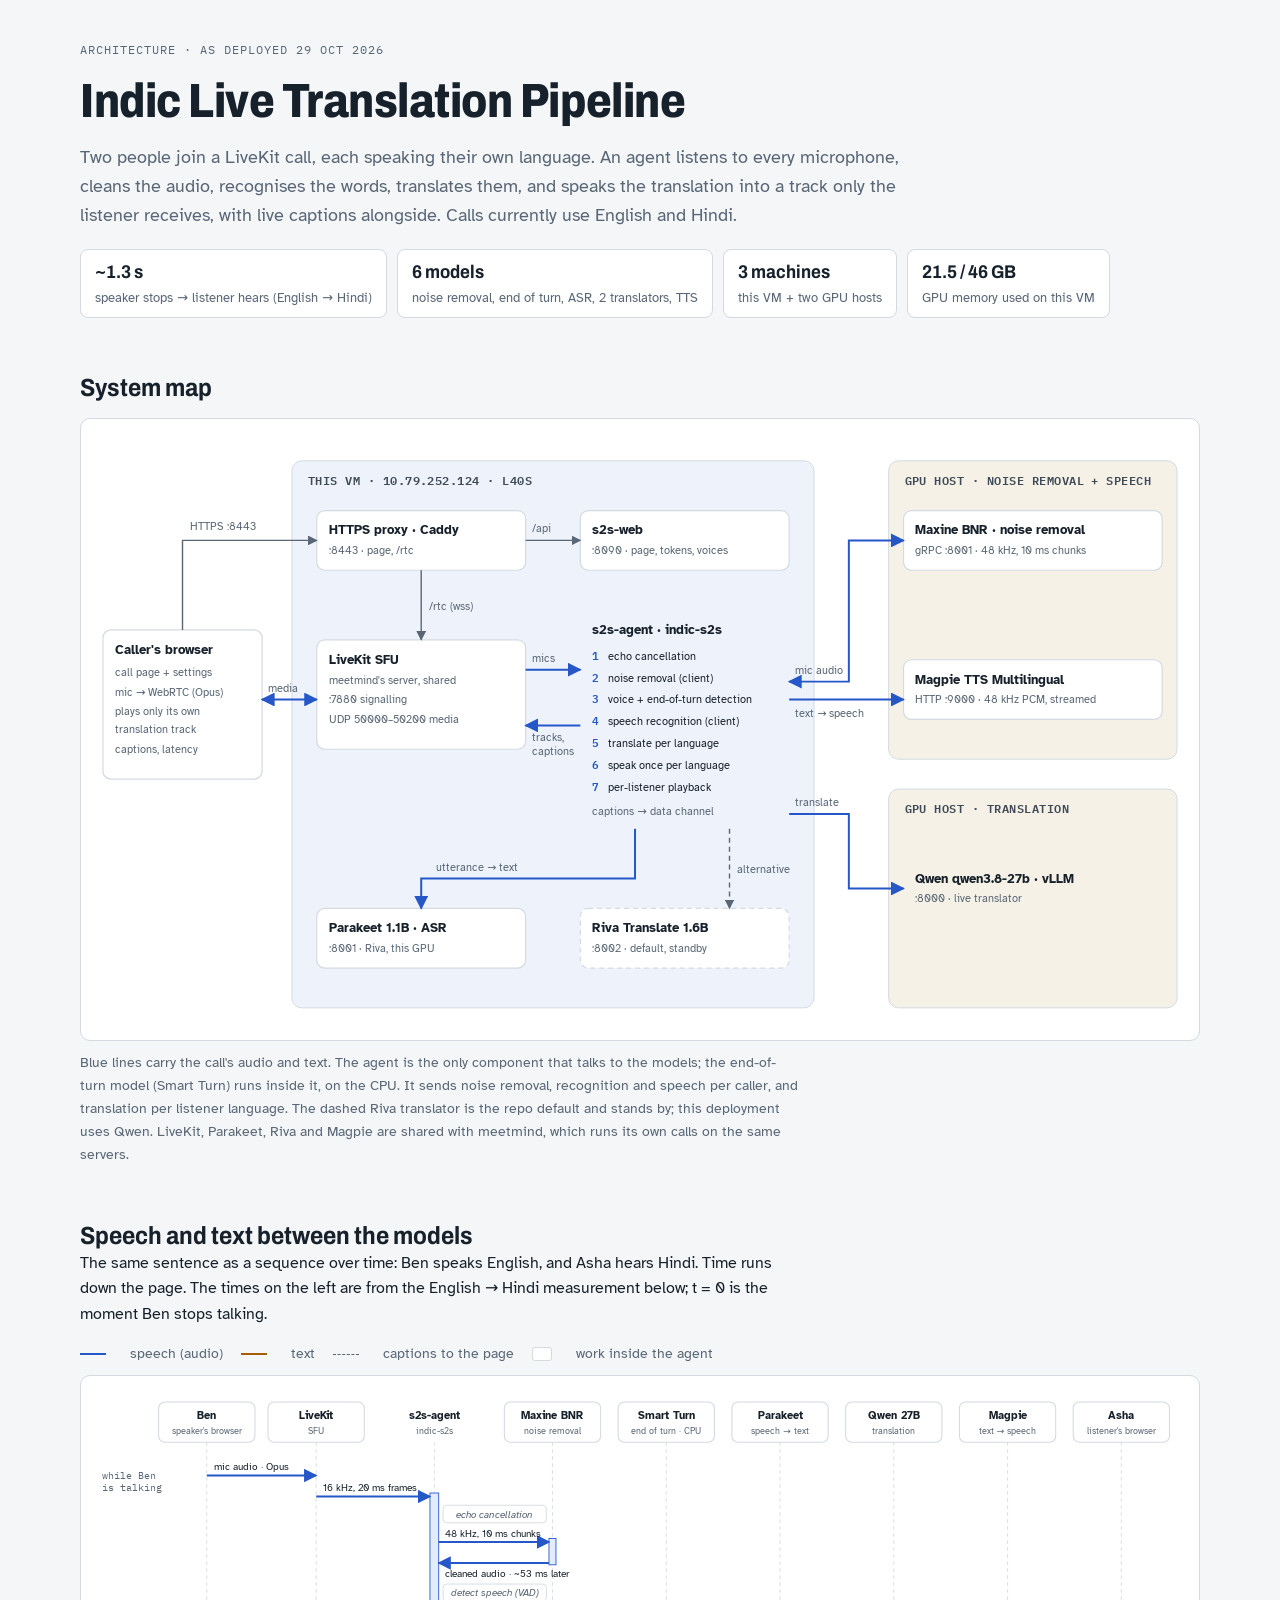
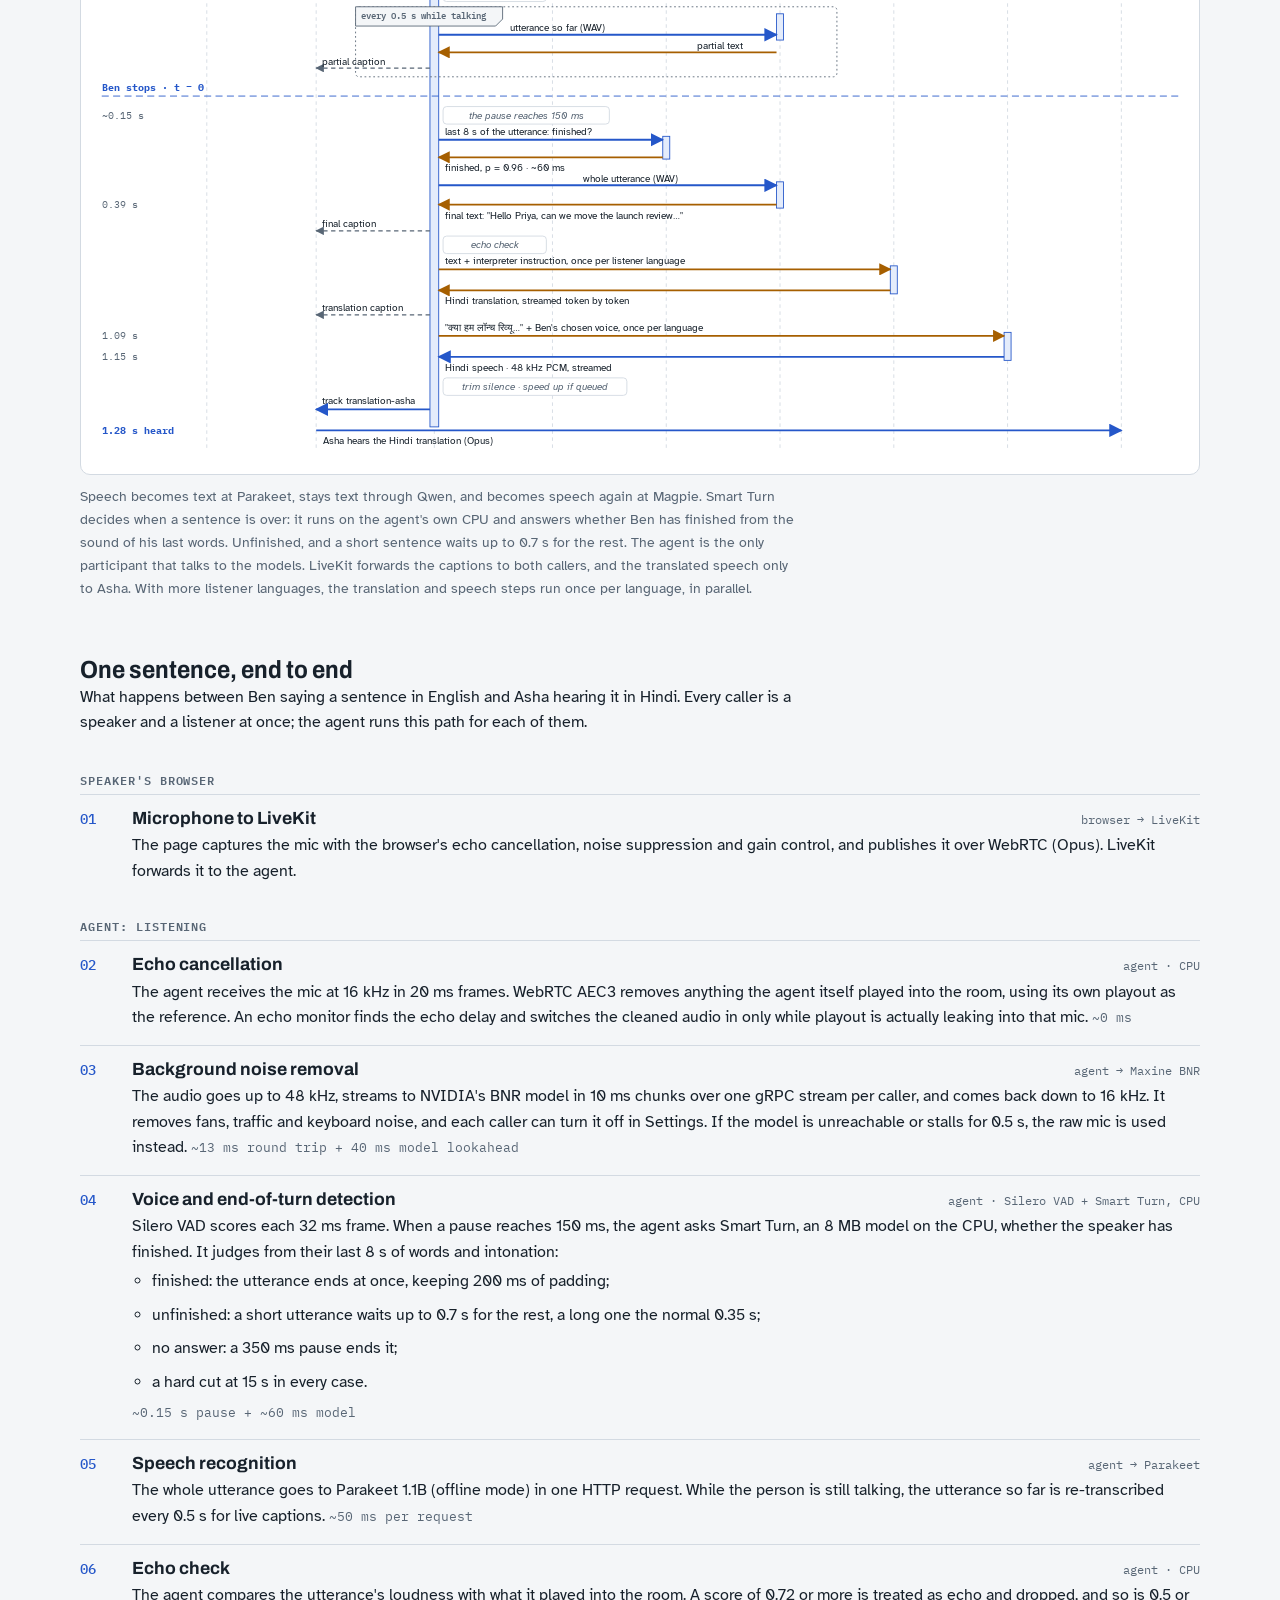
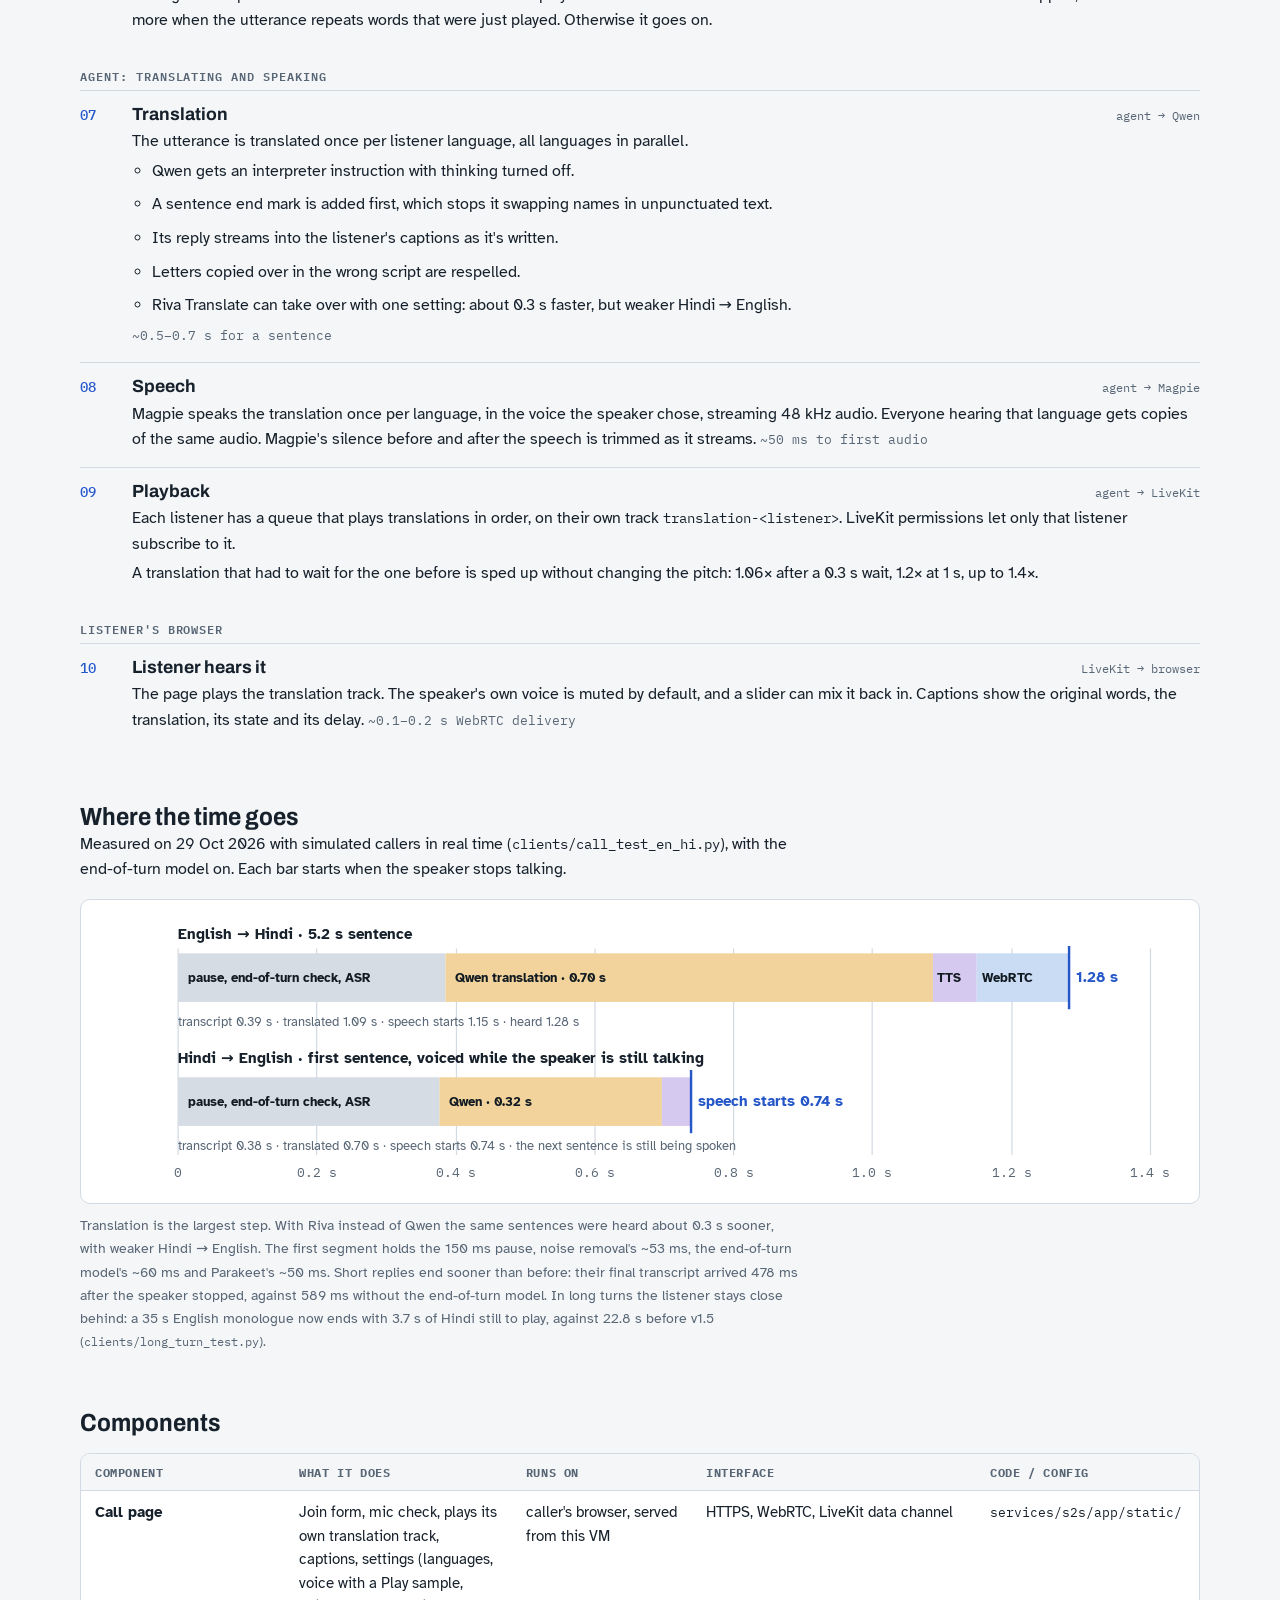
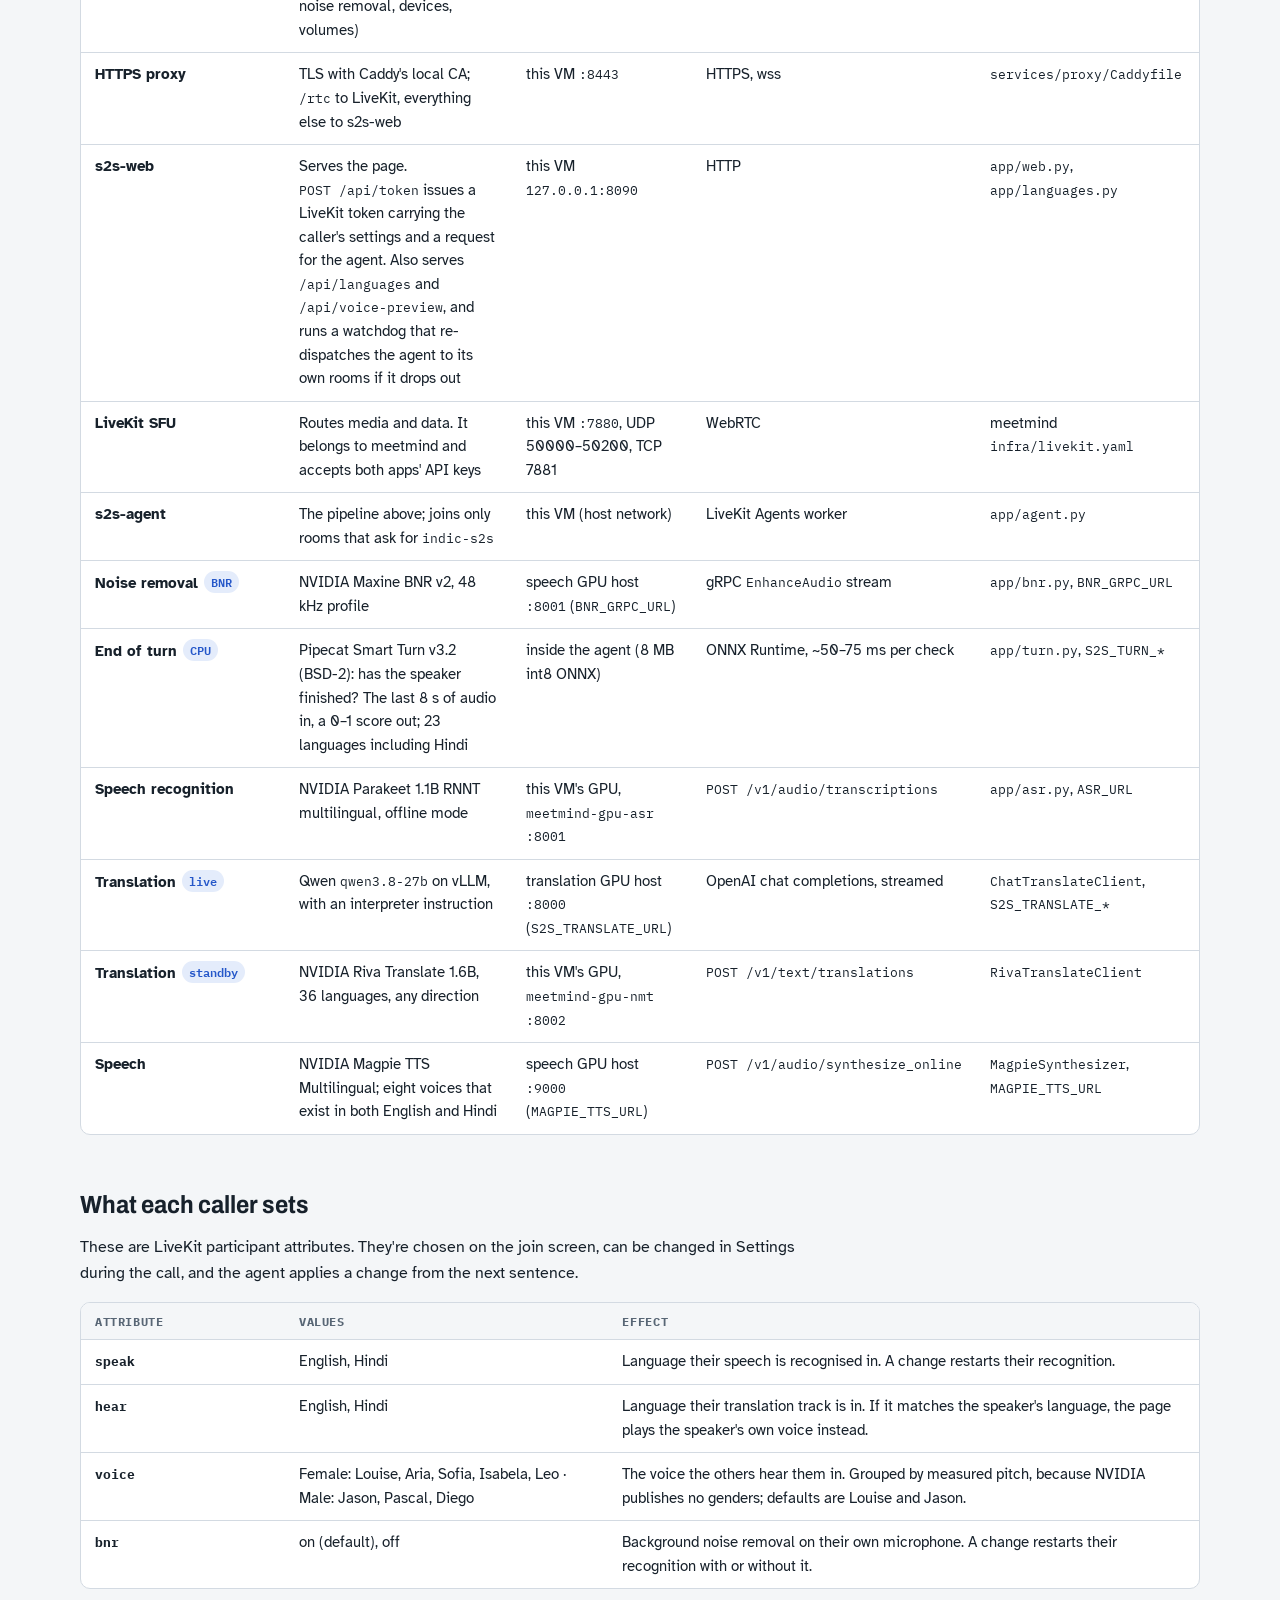
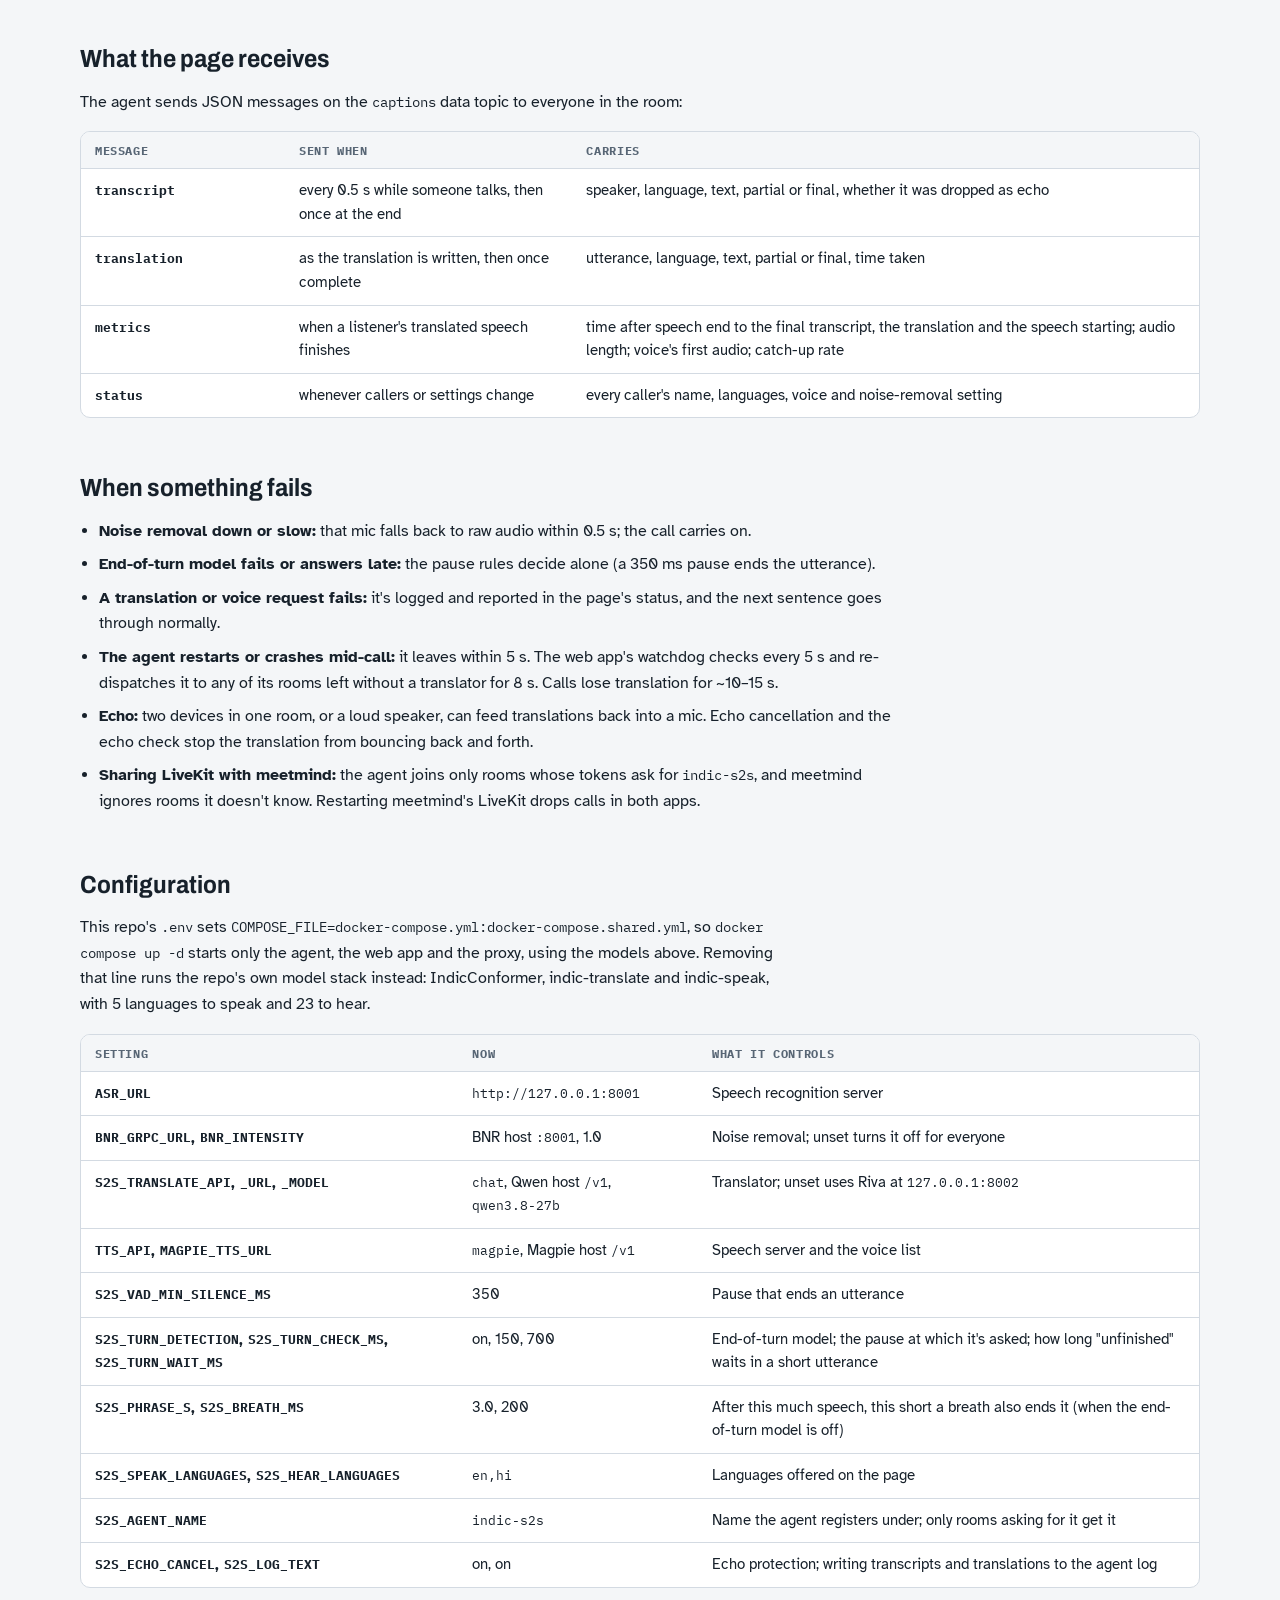
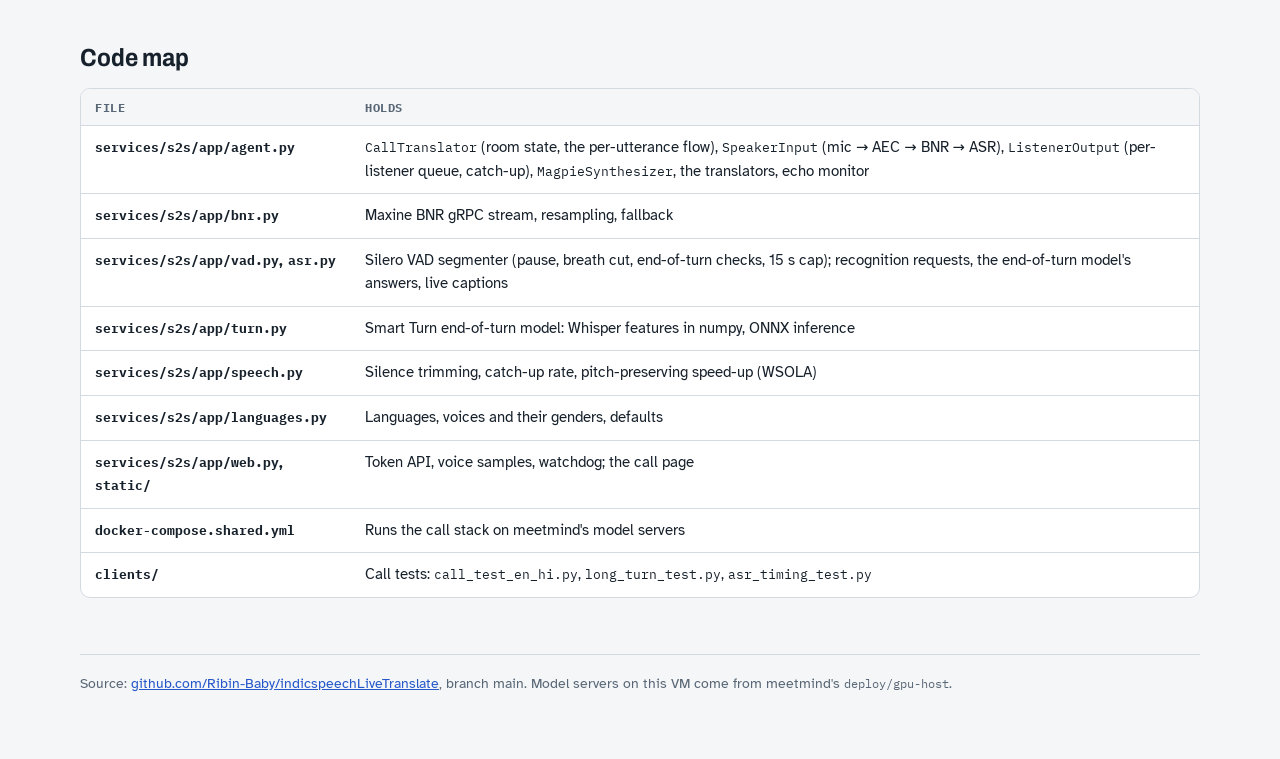
<file: docs/live-pipeline.html>
<!doctype html>
<html lang="en">
<head>
<meta charset="utf-8">
<meta name="viewport" content="width=device-width, initial-scale=1, viewport-fit=cover">
<!-- The architecture of the live call translator as deployed (release v1.5). Open in a browser. -->
<title>Indic Live Translation Pipeline</title>
<link rel="preconnect" href="https://fonts.googleapis.com">
<link rel="preconnect" href="https://fonts.gstatic.com" crossorigin>
<link rel="stylesheet" href="https://fonts.googleapis.com/css2?family=Archivo:wdth,wght@75..100,500..800&family=Atkinson+Hyperlegible:ital,wght@0,400;0,700;1,400&family=IBM+Plex+Mono:wght@400;500&display=swap">
<style>
body { margin: 0; }
/* Layout: one reading column (~72ch) that widens for the three diagrams; tables scroll inside their own frames. */
:root {
  --bg: #f4f6f8;
  --surface: #ffffff;
  --ink: #17212b;
  --muted: #586675;
  --line: #d3dae2;
  --accent: #2557c9;          /* the signal path */
  --accent-soft: #e4ecfb;
  --zone-vm: #eef3fb;
  --zone-gpu: #f6f1e7;
  --zone-ink: #3e4a57;
  --seg-pause: #d6dce4;
  --seg-asr: #c4e2d2;
  --seg-mt: #f1d39b;
  --seg-tts: #d5c9ef;
  --seg-net: #c9dcf4;
  --seg-ink: #121a22;
  --text-msg: #a65f00;         /* text between the models */
  --font-display: "Archivo", "Helvetica Neue", Arial, sans-serif;
  --font-body: "Atkinson Hyperlegible", "Segoe UI", system-ui, sans-serif;
  --font-mono: "IBM Plex Mono", ui-monospace, "SFMono-Regular", Menlo, monospace;
}
@media (prefers-color-scheme: dark) {
  :root:not([data-theme="light"]) {
    --bg: #0f141a; --surface: #161e27; --ink: #e5ecf2; --muted: #9aa8b6; --line: #2b3745;
    --accent: #84a6ff; --accent-soft: #1d2b46; --zone-vm: #142033; --zone-gpu: #241f17; --zone-ink: #b9c4cf;
    --seg-pause: #8e99a8; --seg-asr: #7fb99c; --seg-mt: #dcb064; --seg-tts: #a996dc; --seg-net: #86a9d8; --seg-ink: #0d1217; --text-msg: #e2a64e;
    color-scheme: dark;
  }
}
:root[data-theme="dark"] {
  --bg: #0f141a; --surface: #161e27; --ink: #e5ecf2; --muted: #9aa8b6; --line: #2b3745;
  --accent: #84a6ff; --accent-soft: #1d2b46; --zone-vm: #142033; --zone-gpu: #241f17; --zone-ink: #b9c4cf;
  --seg-pause: #8e99a8; --seg-asr: #7fb99c; --seg-mt: #dcb064; --seg-tts: #a996dc; --seg-net: #86a9d8; --seg-ink: #0d1217; --text-msg: #e2a64e;
  color-scheme: dark;
}

body {
  background: var(--bg); color: var(--ink);
  font: 16px/1.6 var(--font-body);
  padding-left: max(16px, env(safe-area-inset-left, 0px));
  padding-right: max(16px, env(safe-area-inset-right, 0px));
  padding-block: 40px 64px;
}
main { max-width: 1120px; margin: 0 auto; display: grid; gap: 56px; }
.prose { max-width: 72ch; }
h1, h2, h3 { font-family: var(--font-display); text-wrap: balance; margin: 0; line-height: 1.15; }
h1 { font-size: clamp(2rem, 4.5vw, 3rem); font-weight: 800; font-stretch: 85%; letter-spacing: -0.01em; }
h2 { font-size: 1.55rem; font-weight: 700; font-stretch: 90%; }
h3 { font-size: 1.1rem; font-weight: 700; }
p { margin: 0; }
a { color: var(--accent); }
code, .mono { font-family: var(--font-mono); font-size: 0.86em; }
.eyebrow { font-family: var(--font-mono); font-size: 0.78rem; letter-spacing: 0.08em; text-transform: uppercase; color: var(--muted); }
section { display: grid; gap: 16px; min-width: 0; }
header { display: grid; gap: 14px; }
.lede { font-size: 1.12rem; color: var(--muted); max-width: 70ch; }

.facts { display: flex; flex-wrap: wrap; gap: 10px; margin-top: 6px; }
.fact { background: var(--surface); border: 1px solid var(--line); border-radius: 8px; padding: 8px 14px; display: grid; }
.fact b { font-family: var(--font-display); font-size: 1.15rem; font-stretch: 90%; }
.fact span { font-size: 0.82rem; color: var(--muted); }

figure { margin: 0; display: grid; gap: 10px; }
.diagram { background: var(--surface); border: 1px solid var(--line); border-radius: 10px; overflow-x: auto; padding: 12px; }
.diagram svg { display: block; width: 100%; height: auto; min-width: 760px; color: var(--ink); }
.timeline svg { min-width: 640px; }
figcaption { font-size: 0.9rem; color: var(--muted); max-width: 80ch; }

/* system map */
.zone-vm { fill: var(--zone-vm); stroke: var(--line); }
.zone-gpu { fill: var(--zone-gpu); stroke: var(--line); }
.zone-label { fill: var(--zone-ink); font: 600 12px var(--font-mono); letter-spacing: 0.04em; }
.node { fill: var(--surface); stroke: var(--line); stroke-width: 1.2; }
.node.key { stroke: var(--accent); stroke-width: 2; }
.node.standby { stroke-dasharray: 5 4; }
.n-title { fill: var(--ink); font: 700 13px var(--font-body); }
.n-sub { fill: var(--muted); font: 11.5px var(--font-body); }
.n-step { fill: var(--ink); font: 11.5px var(--font-body); }
.n-num { fill: var(--accent); font: 600 11px var(--font-mono); }
.wire { stroke: var(--muted); stroke-width: 1.4; fill: none; }
.wire.signal { stroke: var(--accent); stroke-width: 2; }
.wire.dashed { stroke-dasharray: 5 4; }
.w-label { fill: var(--muted); font: 11px var(--font-body); }
.arrowhead { fill: var(--muted); }
.arrowhead.signal { fill: var(--accent); }

/* sequence */
.legend { display: flex; flex-wrap: wrap; align-items: center; gap: 6px 18px; margin: 0; font-size: 0.85rem; color: var(--muted); }
.key { display: inline-block; width: 26px; height: 0; border-top: 2.5px solid var(--accent); vertical-align: middle; margin-right: 6px; }
.k-text { border-top-color: var(--text-msg); }
.k-data { border-top: 1.5px dashed var(--muted); }
.k-note { width: 18px; height: 12px; border: 1px solid var(--line); background: var(--surface); border-radius: 3px; }
.seq svg { min-width: 900px; }
.lifeline { stroke: var(--line); stroke-dasharray: 4 4; }
.activation { fill: var(--accent-soft); stroke: var(--accent); stroke-width: 1; }
.p-name { fill: var(--ink); font: 700 12.5px var(--font-body); }
.p-sub { fill: var(--muted); font: 10.5px var(--font-body); }
.m-audio { stroke: var(--accent); stroke-width: 2.2; }
.m-text { stroke: var(--text-msg); stroke-width: 2; }
.m-data { stroke: var(--muted); stroke-width: 1.4; stroke-dasharray: 5 4; }
.mk-audio { fill: var(--accent); } .mk-text { fill: var(--text-msg); } .mk-data { fill: var(--muted); }
.m-label { fill: var(--ink); font: 11.5px var(--font-body); }
.s-note { fill: var(--surface); stroke: var(--line); }
.n-label { fill: var(--muted); font: italic 11px var(--font-body); }
.loop { fill: none; stroke: var(--muted); stroke-width: 1; stroke-dasharray: 2 3; }
.loop-tab { fill: var(--bg); stroke: var(--muted); stroke-width: 1; }
.loop-label { fill: var(--muted); font: 600 10.5px var(--font-mono); }
.stopline { stroke: var(--accent); stroke-width: 1; stroke-dasharray: 8 5; }
.t-label { fill: var(--muted); font: 11px var(--font-mono); }
.t-mark { fill: var(--accent); font: 700 11.5px var(--font-mono); }

/* timeline */
.tick { stroke: var(--line); }
.tick-label { fill: var(--muted); font: 11px var(--font-mono); }
.bar-label { fill: var(--ink); font: 700 12.5px var(--font-body); }
.bar-sub { fill: var(--muted); font: 11px var(--font-body); }
.seg-text { fill: var(--seg-ink); font: 600 11px var(--font-body); }
.s-pause { fill: var(--seg-pause); } .s-asr { fill: var(--seg-asr); } .s-mt { fill: var(--seg-mt); }
.s-tts { fill: var(--seg-tts); } .s-net { fill: var(--seg-net); }
.heard { stroke: var(--accent); stroke-width: 2; }
.heard-label { fill: var(--accent); font: 700 12px var(--font-body); }

/* sentence path */
.path { list-style: none; margin: 0; padding: 0; display: grid; gap: 0; counter-reset: step; }
.stage { display: grid; grid-template-columns: 2.4rem minmax(0, 1fr) auto; gap: 4px 14px; padding: 14px 0; border-top: 1px solid var(--line); align-items: baseline; }
.stage::before { counter-increment: step; content: counter(step, decimal-leading-zero); font: 500 0.85rem var(--font-mono); color: var(--accent); }
.stage h3 { grid-column: 2; }
.stage .where { grid-column: 3; grid-row: 1; font: 0.78rem var(--font-mono); color: var(--muted); text-align: right; white-space: nowrap; }
.stage > p, .stage > ul { grid-column: 2 / 4; color: var(--ink); }
.stage .time { font-family: var(--font-mono); font-size: 0.8rem; color: var(--muted); }
.lane { font: 600 0.75rem var(--font-mono); letter-spacing: 0.08em; text-transform: uppercase; color: var(--muted); padding: 18px 0 4px; }
@media (max-width: 560px) {
  .stage { grid-template-columns: 2rem minmax(0, 1fr); }
  .stage .where { grid-column: 2; grid-row: auto; text-align: left; white-space: normal; }
  .stage > p, .stage > ul { grid-column: 2; }
}

/* tables */
.table-wrap { overflow-x: auto; border: 1px solid var(--line); border-radius: 10px; background: var(--surface); }
table { border-collapse: collapse; width: 100%; font-size: 0.92rem; }
th, td { text-align: left; vertical-align: top; padding: 10px 14px; border-bottom: 1px solid var(--line); }
th { font: 700 0.78rem var(--font-mono); letter-spacing: 0.05em; text-transform: uppercase; color: var(--muted); background: var(--bg); }
tr:last-child td { border-bottom: 0; }
td:first-child { font-weight: 700; min-width: 11rem; }
td code { white-space: nowrap; }
.tag { display: inline-block; font: 600 0.72rem var(--font-mono); padding: 1px 7px; border-radius: 999px; background: var(--accent-soft); color: var(--accent); margin-left: 6px; vertical-align: 1px; }

ul.notes { margin: 0; padding-left: 1.2rem; display: grid; gap: 8px; max-width: 80ch; }
footer { color: var(--muted); font-size: 0.88rem; border-top: 1px solid var(--line); padding-top: 18px; }
:focus-visible { outline: 2px solid var(--accent); outline-offset: 2px; }
</style>
</head>
<body>

<main>
  <header>
    <p class="eyebrow">Architecture · as deployed 29 Oct 2026</p>
    <h1>Indic Live Translation Pipeline</h1>
    <p class="lede">Two people join a LiveKit call, each speaking their own language. An agent listens to every microphone, cleans the audio, recognises the words, translates them, and speaks the translation into a track only the listener receives, with live captions alongside. Calls currently use English and Hindi.</p>
    <div class="facts" role="list">
      <div class="fact" role="listitem"><b>~1.3 s</b><span>speaker stops → listener hears (English → Hindi)</span></div>
      <div class="fact" role="listitem"><b>6 models</b><span>noise removal, end of turn, ASR, 2 translators, TTS</span></div>
      <div class="fact" role="listitem"><b>3 machines</b><span>this VM + two GPU hosts</span></div>
      <div class="fact" role="listitem"><b>21.5 / 46 GB</b><span>GPU memory used on this VM</span></div>
    </div>
  </header>

  <section aria-labelledby="map">
    <div class="prose">
      <h2 id="map">System map</h2>
    </div>
    <figure>
      <div class="diagram">
        <svg viewBox="0 0 1100 600" role="img" aria-label="System map: the caller's browser reaches the HTTPS proxy and LiveKit on this VM; the s2s-agent on this VM receives every mic from LiveKit and calls noise removal and Magpie on one GPU host, Qwen on another, and Parakeet and the standby Riva translator on this VM's GPU, then sends each listener's translation track back through LiveKit.">
          <defs>
            <marker id="ah" viewBox="0 0 10 10" refX="9" refY="5" markerWidth="7" markerHeight="7" orient="auto-start-reverse"><path class="arrowhead" d="M0,0 L10,5 L0,10 z"/></marker>
            <marker id="ahs" viewBox="0 0 10 10" refX="9" refY="5" markerWidth="7" markerHeight="7" orient="auto-start-reverse"><path class="arrowhead signal" d="M0,0 L10,5 L0,10 z"/></marker>
          </defs>

          <!-- zones -->
          <rect class="zone-vm" x="200" y="30" width="525" height="550" rx="10"/>
          <text class="zone-label" x="216" y="54">THIS VM · 10.79.252.124 · L40S</text>
          <rect class="zone-gpu" x="800" y="30" width="290" height="300" rx="10"/>
          <text class="zone-label" x="816" y="54">GPU HOST · NOISE REMOVAL + SPEECH</text>
          <rect class="zone-gpu" x="800" y="360" width="290" height="220" rx="10"/>
          <text class="zone-label" x="816" y="384">GPU HOST · TRANSLATION</text>

          <!-- browser -->
          <rect class="node" x="10" y="200" width="160" height="150" rx="8"/>
          <text class="n-title" x="22" y="224">Caller's browser</text>
          <text class="n-sub" x="22" y="246">call page + settings</text>
          <text class="n-sub" x="22" y="266">mic → WebRTC (Opus)</text>
          <text class="n-sub" x="22" y="286">plays only its own</text>
          <text class="n-sub" x="22" y="304">translation track</text>
          <text class="n-sub" x="22" y="324">captions, latency</text>

          <!-- this VM -->
          <rect class="node" x="225" y="80" width="210" height="60" rx="8"/>
          <text class="n-title" x="237" y="104">HTTPS proxy · Caddy</text>
          <text class="n-sub" x="237" y="124">:8443 · page, /rtc</text>

          <rect class="node" x="490" y="80" width="210" height="60" rx="8"/>
          <text class="n-title" x="502" y="104">s2s-web</text>
          <text class="n-sub" x="502" y="124">:8090 · page, tokens, voices</text>

          <rect class="node" x="225" y="210" width="210" height="110" rx="8"/>
          <text class="n-title" x="237" y="234">LiveKit SFU</text>
          <text class="n-sub" x="237" y="254">meetmind's server, shared</text>
          <text class="n-sub" x="237" y="274">:7880 signalling</text>
          <text class="n-sub" x="237" y="294">UDP 50000–50200 media</text>

          <rect class="node key" x="490" y="180" width="210" height="220" rx="8"/>
          <text class="n-title" x="502" y="204">s2s-agent · indic-s2s</text>
          <text class="n-num" x="502" y="230">1</text><text class="n-step" x="518" y="230">echo cancellation</text>
          <text class="n-num" x="502" y="252">2</text><text class="n-step" x="518" y="252">noise removal (client)</text>
          <text class="n-num" x="502" y="274">3</text><text class="n-step" x="518" y="274">voice + end-of-turn detection</text>
          <text class="n-num" x="502" y="296">4</text><text class="n-step" x="518" y="296">speech recognition (client)</text>
          <text class="n-num" x="502" y="318">5</text><text class="n-step" x="518" y="318">translate per language</text>
          <text class="n-num" x="502" y="340">6</text><text class="n-step" x="518" y="340">speak once per language</text>
          <text class="n-num" x="502" y="362">7</text><text class="n-step" x="518" y="362">per-listener playback</text>
          <text class="n-sub" x="502" y="386">captions → data channel</text>

          <rect class="node" x="225" y="480" width="210" height="60" rx="8"/>
          <text class="n-title" x="237" y="504">Parakeet 1.1B · ASR</text>
          <text class="n-sub" x="237" y="524">:8001 · Riva, this GPU</text>

          <rect class="node standby" x="490" y="480" width="210" height="60" rx="8"/>
          <text class="n-title" x="502" y="504">Riva Translate 1.6B</text>
          <text class="n-sub" x="502" y="524">:8002 · default, standby</text>

          <!-- GPU hosts -->
          <rect class="node" x="815" y="80" width="260" height="60" rx="8"/>
          <text class="n-title" x="827" y="104">Maxine BNR · noise removal</text>
          <text class="n-sub" x="827" y="124">gRPC :8001 · 48 kHz, 10 ms chunks</text>

          <rect class="node" x="815" y="230" width="260" height="60" rx="8"/>
          <text class="n-title" x="827" y="254">Magpie TTS Multilingual</text>
          <text class="n-sub" x="827" y="274">HTTP :9000 · 48 kHz PCM, streamed</text>

          <rect class="node key" x="815" y="430" width="260" height="60" rx="8"/>
          <text class="n-title" x="827" y="454">Qwen qwen3.8-27b · vLLM</text>
          <text class="n-sub" x="827" y="474">:8000 · live translator</text>

          <!-- wires -->
          <polyline class="wire" points="90,200 90,110 225,110" marker-end="url(#ah)"/>
          <text class="w-label" x="98" y="100">HTTPS :8443</text>
          <line class="wire signal" x1="170" y1="270" x2="225" y2="270" marker-start="url(#ahs)" marker-end="url(#ahs)"/>
          <text class="w-label" x="176" y="262">media</text>

          <line class="wire" x1="435" y1="110" x2="490" y2="110" marker-end="url(#ah)"/>
          <text class="w-label" x="441" y="102">/api</text>
          <line class="wire" x1="330" y1="140" x2="330" y2="210" marker-end="url(#ah)"/>
          <text class="w-label" x="338" y="180">/rtc (wss)</text>

          <line class="wire signal" x1="435" y1="240" x2="490" y2="240" marker-end="url(#ahs)"/>
          <text class="w-label" x="441" y="232">mics</text>
          <line class="wire signal" x1="490" y1="296" x2="435" y2="296" marker-end="url(#ahs)"/>
          <text class="w-label" x="441" y="312">tracks,</text>
          <text class="w-label" x="441" y="326">captions</text>

          <polyline class="wire signal" points="700,252 760,252 760,110 815,110" marker-start="url(#ahs)" marker-end="url(#ahs)"/>
          <text class="w-label" x="706" y="244">mic audio</text>
          <line class="wire signal" x1="700" y1="270" x2="815" y2="270" marker-end="url(#ahs)"/>
          <text class="w-label" x="706" y="288">text → speech</text>
          <polyline class="wire signal" points="700,385 760,385 760,460 815,460" marker-end="url(#ahs)"/>
          <text class="w-label" x="706" y="377">translate</text>

          <polyline class="wire signal" points="545,400 545,450 330,450 330,480" marker-end="url(#ahs)"/>
          <text class="w-label" x="345" y="442">utterance → text</text>
          <line class="wire dashed" x1="640" y1="400" x2="640" y2="480" marker-end="url(#ah)"/>
          <text class="w-label" x="648" y="444">alternative</text>
        </svg>
      </div>
      <figcaption>Blue lines carry the call's audio and text. The agent is the only component that talks to the models; the end-of-turn model (Smart Turn) runs inside it, on the CPU. It sends noise removal, recognition and speech per caller, and translation per listener language. The dashed Riva translator is the repo default and stands by; this deployment uses Qwen. LiveKit, Parakeet, Riva and Magpie are shared with meetmind, which runs its own calls on the same servers.</figcaption>
    </figure>
  </section>

  <section aria-labelledby="sequence">
    <div class="prose">
      <h2 id="sequence">Speech and text between the models</h2>
      <p>The same sentence as a sequence over time: Ben speaks English, and Asha hears Hindi. Time runs down the page. The times on the left are from the English → Hindi measurement below; t = 0 is the moment Ben stops talking.</p>
    </div>
    <figure>
      <p class="legend" aria-hidden="true"><span class="key k-audio"></span>speech (audio) <span class="key k-text"></span>text <span class="key k-data"></span>captions to the page <span class="key k-note"></span>work inside the agent</p>
      <div class="diagram seq">
        <svg viewBox="0 0 1250 770" role="img" aria-label="Sequence diagram. While Ben talks, his mic audio goes through LiveKit to the agent, which cancels echo, streams it to noise removal and back, detects speech, and every 0.5 s sends the utterance so far to Parakeet for a partial caption. When Ben stops, at a 150 ms pause the agent sends the last 8 s of audio to the Smart Turn end-of-turn model, which answers finished in about 60 ms. The agent then sends the whole utterance to Parakeet and gets the final text at 0.39 s, checks for echo, sends the text to Qwen once per listener language and receives the translation streamed until 1.09 s, sends it to Magpie in Ben's chosen voice and receives speech from 1.15 s, trims silence, and plays it on Asha's own track, which she hears at 1.28 s. Captions go to the page at each step.">
          <defs>
            <marker id="sq-a" viewBox="0 0 10 10" refX="9" refY="5" markerWidth="7" markerHeight="7" orient="auto-start-reverse"><path class="mk-audio" d="M0,0 L10,5 L0,10 z"/></marker>
            <marker id="sq-t" viewBox="0 0 10 10" refX="9" refY="5" markerWidth="7" markerHeight="7" orient="auto-start-reverse"><path class="mk-text" d="M0,0 L10,5 L0,10 z"/></marker>
            <marker id="sq-d" viewBox="0 0 10 10" refX="9" refY="5" markerWidth="7" markerHeight="7" orient="auto-start-reverse"><path class="mk-data" d="M0,0 L10,5 L0,10 z"/></marker>
          </defs>

          <!-- participants -->
          <rect class="node" x="75" y="16" width="110" height="46" rx="7"/><text class="p-name" x="130" y="35" text-anchor="middle">Ben</text><text class="p-sub" x="130" y="52" text-anchor="middle">speaker's browser</text>
          <rect class="node" x="200" y="16" width="110" height="46" rx="7"/><text class="p-name" x="255" y="35" text-anchor="middle">LiveKit</text><text class="p-sub" x="255" y="52" text-anchor="middle">SFU</text>
          <rect class="node key" x="335" y="16" width="110" height="46" rx="7"/><text class="p-name" x="390" y="35" text-anchor="middle">s2s-agent</text><text class="p-sub" x="390" y="52" text-anchor="middle">indic-s2s</text>
          <rect class="node" x="470" y="16" width="110" height="46" rx="7"/><text class="p-name" x="525" y="35" text-anchor="middle">Maxine BNR</text><text class="p-sub" x="525" y="52" text-anchor="middle">noise removal</text>
          <rect class="node" x="600" y="16" width="110" height="46" rx="7"/><text class="p-name" x="655" y="35" text-anchor="middle">Smart Turn</text><text class="p-sub" x="655" y="52" text-anchor="middle">end of turn · CPU</text>
          <rect class="node" x="730" y="16" width="110" height="46" rx="7"/><text class="p-name" x="785" y="35" text-anchor="middle">Parakeet</text><text class="p-sub" x="785" y="52" text-anchor="middle">speech → text</text>
          <rect class="node" x="860" y="16" width="110" height="46" rx="7"/><text class="p-name" x="915" y="35" text-anchor="middle">Qwen 27B</text><text class="p-sub" x="915" y="52" text-anchor="middle">translation</text>
          <rect class="node" x="990" y="16" width="110" height="46" rx="7"/><text class="p-name" x="1045" y="35" text-anchor="middle">Magpie</text><text class="p-sub" x="1045" y="52" text-anchor="middle">text → speech</text>
          <rect class="node" x="1120" y="16" width="110" height="46" rx="7"/><text class="p-name" x="1175" y="35" text-anchor="middle">Asha</text><text class="p-sub" x="1175" y="52" text-anchor="middle">listener's browser</text>

          <!-- lifelines and activations -->
          <line class="lifeline" x1="130" y1="62" x2="130" y2="756"/>
          <line class="lifeline" x1="255" y1="62" x2="255" y2="756"/>
          <line class="lifeline" x1="390" y1="62" x2="390" y2="756"/>
          <line class="lifeline" x1="525" y1="62" x2="525" y2="756"/>
          <line class="lifeline" x1="655" y1="62" x2="655" y2="756"/>
          <line class="lifeline" x1="785" y1="62" x2="785" y2="756"/>
          <line class="lifeline" x1="915" y1="62" x2="915" y2="756"/>
          <line class="lifeline" x1="1045" y1="62" x2="1045" y2="756"/>
          <line class="lifeline" x1="1175" y1="62" x2="1175" y2="756"/>
          <rect class="activation" x="385" y="120" width="10" height="610"/>
          <rect class="activation" x="521" y="172" width="8" height="30"/>
          <rect class="activation" x="781" y="258" width="8" height="30"/>
          <rect class="activation" x="651" y="398" width="8" height="26"/>
          <rect class="activation" x="781" y="450" width="8" height="30"/>
          <rect class="activation" x="911" y="546" width="8" height="32"/>
          <rect class="activation" x="1041" y="622" width="8" height="32"/>

          <!-- while Ben talks -->
          <text class="t-label" x="10" y="104">while Ben</text>
          <text class="t-label" x="10" y="118">is talking</text>

          <line class="m-audio" x1="130" y1="100" x2="255" y2="100" marker-end="url(#sq-a)"/>
          <text class="m-label" x="138" y="94">mic audio · Opus</text>
          <line class="m-audio" x1="255" y1="124" x2="385" y2="124" marker-end="url(#sq-a)"/>
          <text class="m-label" x="263" y="118">16 kHz, 20 ms frames</text>
          <rect class="s-note" x="400" y="134" width="118" height="20" rx="4"/><text class="n-label" x="459" y="148" text-anchor="middle">echo cancellation</text>
          <line class="m-audio" x1="395" y1="176" x2="521" y2="176" marker-end="url(#sq-a)"/>
          <text class="m-label" x="402" y="170">48 kHz, 10 ms chunks</text>
          <line class="m-audio" x1="521" y1="200" x2="395" y2="200" marker-end="url(#sq-a)"/>
          <text class="m-label" x="402" y="216">cleaned audio · ~53 ms later</text>
          <rect class="s-note" x="400" y="224" width="118" height="20" rx="4"/><text class="n-label" x="459" y="238" text-anchor="middle">detect speech (VAD)</text>

          <rect class="loop" x="300" y="250" width="550" height="80" rx="4"/>
          <path class="loop-tab" d="M300,250 h168 v14 l-8,8 h-160 z"/>
          <text class="loop-label" x="306" y="264">every 0.5 s while talking</text>
          <line class="m-audio" x1="395" y1="282" x2="781" y2="282" marker-end="url(#sq-a)"/>
          <text class="m-label" x="476" y="278">utterance so far (WAV)</text>
          <line class="m-text" x1="781" y1="302" x2="395" y2="302" marker-end="url(#sq-t)"/>
          <text class="m-label" x="690" y="298">partial text</text>
          <line class="m-data" x1="385" y1="320" x2="255" y2="320" marker-end="url(#sq-d)"/>
          <text class="m-label" x="262" y="316">partial caption</text>

          <!-- Ben stops -->
          <line class="stopline" x1="10" y1="352" x2="1240" y2="352"/>
          <text class="t-mark" x="10" y="346">Ben stops · t = 0</text>

          <rect class="s-note" x="400" y="364" width="190" height="20" rx="4"/><text class="n-label" x="495" y="378" text-anchor="middle">the pause reaches 150 ms</text>
          <text class="t-label" x="10" y="378">~0.15 s</text>
          <line class="m-audio" x1="395" y1="402" x2="651" y2="402" marker-end="url(#sq-a)"/>
          <text class="m-label" x="402" y="396">last 8 s of the utterance: finished?</text>
          <line class="m-text" x1="651" y1="422" x2="395" y2="422" marker-end="url(#sq-t)"/>
          <text class="m-label" x="402" y="438">finished, p = 0.96 · ~60 ms</text>

          <line class="m-audio" x1="395" y1="454" x2="781" y2="454" marker-end="url(#sq-a)"/>
          <text class="m-label" x="560" y="450">whole utterance (WAV)</text>
          <line class="m-text" x1="781" y1="476" x2="395" y2="476" marker-end="url(#sq-t)"/>
          <text class="m-label" x="402" y="492">final text: "Hello Priya, can we move the launch review…"</text>
          <text class="t-label" x="10" y="480">0.39 s</text>
          <line class="m-data" x1="385" y1="506" x2="255" y2="506" marker-end="url(#sq-d)"/>
          <text class="m-label" x="262" y="502">final caption</text>
          <rect class="s-note" x="400" y="512" width="118" height="20" rx="4"/><text class="n-label" x="459" y="526" text-anchor="middle">echo check</text>

          <line class="m-text" x1="395" y1="550" x2="911" y2="550" marker-end="url(#sq-t)"/>
          <text class="m-label" x="402" y="544">text + interpreter instruction, once per listener language</text>
          <line class="m-text" x1="911" y1="574" x2="395" y2="574" marker-end="url(#sq-t)"/>
          <text class="m-label" x="402" y="590">Hindi translation, streamed token by token</text>
          <line class="m-data" x1="385" y1="602" x2="255" y2="602" marker-end="url(#sq-d)"/>
          <text class="m-label" x="262" y="598">translation caption</text>

          <line class="m-text" x1="395" y1="626" x2="1041" y2="626" marker-end="url(#sq-t)"/>
          <text class="m-label" x="402" y="620">"क्या हम लॉन्च रिव्यू…" + Ben's chosen voice, once per language</text>
          <text class="t-label" x="10" y="630">1.09 s</text>
          <line class="m-audio" x1="1041" y1="650" x2="395" y2="650" marker-end="url(#sq-a)"/>
          <text class="m-label" x="402" y="666">Hindi speech · 48 kHz PCM, streamed</text>
          <text class="t-label" x="10" y="654">1.15 s</text>
          <rect class="s-note" x="400" y="674" width="210" height="20" rx="4"/><text class="n-label" x="505" y="688" text-anchor="middle">trim silence · speed up if queued</text>

          <line class="m-audio" x1="385" y1="710" x2="255" y2="710" marker-end="url(#sq-a)"/>
          <text class="m-label" x="262" y="704">track translation-asha</text>
          <line class="m-audio" x1="255" y1="734" x2="1175" y2="734" marker-end="url(#sq-a)"/>
          <text class="m-label" x="263" y="750">Asha hears the Hindi translation (Opus)</text>
          <text class="t-mark" x="10" y="738">1.28 s heard</text>
        </svg>
      </div>
      <figcaption>Speech becomes text at Parakeet, stays text through Qwen, and becomes speech again at Magpie. Smart Turn decides when a sentence is over: it runs on the agent's own CPU and answers whether Ben has finished from the sound of his last words. Unfinished, and a short sentence waits up to 0.7 s for the rest. The agent is the only participant that talks to the models. LiveKit forwards the captions to both callers, and the translated speech only to Asha. With more listener languages, the translation and speech steps run once per language, in parallel.</figcaption>
    </figure>
  </section>

  <section aria-labelledby="path">
    <div class="prose">
      <h2 id="path">One sentence, end to end</h2>
      <p>What happens between Ben saying a sentence in English and Asha hearing it in Hindi. Every caller is a speaker and a listener at once; the agent runs this path for each of them.</p>
    </div>
    <ol class="path">
      <li class="lane" aria-hidden="true">Speaker's browser</li>
      <li class="stage">
        <h3>Microphone to LiveKit</h3><span class="where">browser → LiveKit</span>
        <p>The page captures the mic with the browser's echo cancellation, noise suppression and gain control, and publishes it over WebRTC (Opus). LiveKit forwards it to the agent.</p>
      </li>
      <li class="lane" aria-hidden="true">Agent: listening</li>
      <li class="stage">
        <h3>Echo cancellation</h3><span class="where">agent · CPU</span>
        <p>The agent receives the mic at 16 kHz in 20 ms frames. WebRTC AEC3 removes anything the agent itself played into the room, using its own playout as the reference. An echo monitor finds the echo delay and switches the cleaned audio in only while playout is actually leaking into that mic. <span class="time">~0 ms</span></p>
      </li>
      <li class="stage">
        <h3>Background noise removal</h3><span class="where">agent → Maxine BNR</span>
        <p>The audio goes up to 48 kHz, streams to NVIDIA's BNR model in 10 ms chunks over one gRPC stream per caller, and comes back down to 16 kHz. It removes fans, traffic and keyboard noise, and each caller can turn it off in Settings. If the model is unreachable or stalls for 0.5 s, the raw mic is used instead. <span class="time">~13 ms round trip + 40 ms model lookahead</span></p>
      </li>
      <li class="stage">
        <h3>Voice and end-of-turn detection</h3><span class="where">agent · Silero VAD + Smart Turn, CPU</span>
        <p>Silero VAD scores each 32 ms frame. When a pause reaches 150 ms, the agent asks Smart Turn, an 8 MB model on the CPU, whether the speaker has finished. It judges from their last 8 s of words and intonation:</p>
        <ul class="notes">
          <li>finished: the utterance ends at once, keeping 200 ms of padding;</li>
          <li>unfinished: a short utterance waits up to 0.7 s for the rest, a long one the normal 0.35 s;</li>
          <li>no answer: a 350 ms pause ends it;</li>
          <li>a hard cut at 15 s in every case.</li>
        </ul>
        <p><span class="time">~0.15 s pause + ~60 ms model</span></p>
      </li>
      <li class="stage">
        <h3>Speech recognition</h3><span class="where">agent → Parakeet</span>
        <p>The whole utterance goes to Parakeet 1.1B (offline mode) in one HTTP request. While the person is still talking, the utterance so far is re-transcribed every 0.5 s for live captions. <span class="time">~50 ms per request</span></p>
      </li>
      <li class="stage">
        <h3>Echo check</h3><span class="where">agent · CPU</span>
        <p>The agent compares the utterance's loudness with what it played into the room. A score of 0.72 or more is treated as echo and dropped, and so is 0.5 or more when the utterance repeats words that were just played. Otherwise it goes on.</p>
      </li>
      <li class="lane" aria-hidden="true">Agent: translating and speaking</li>
      <li class="stage">
        <h3>Translation</h3><span class="where">agent → Qwen</span>
        <p>The utterance is translated once per listener language, all languages in parallel.</p>
        <ul class="notes">
          <li>Qwen gets an interpreter instruction with thinking turned off.</li>
          <li>A sentence end mark is added first, which stops it swapping names in unpunctuated text.</li>
          <li>Its reply streams into the listener's captions as it's written.</li>
          <li>Letters copied over in the wrong script are respelled.</li>
          <li>Riva Translate can take over with one setting: about 0.3 s faster, but weaker Hindi → English.</li>
        </ul>
        <p><span class="time">~0.5–0.7 s for a sentence</span></p>
      </li>
      <li class="stage">
        <h3>Speech</h3><span class="where">agent → Magpie</span>
        <p>Magpie speaks the translation once per language, in the voice the speaker chose, streaming 48 kHz audio. Everyone hearing that language gets copies of the same audio. Magpie's silence before and after the speech is trimmed as it streams. <span class="time">~50 ms to first audio</span></p>
      </li>
      <li class="stage">
        <h3>Playback</h3><span class="where">agent → LiveKit</span>
        <p>Each listener has a queue that plays translations in order, on their own track <code>translation-&lt;listener&gt;</code>. LiveKit permissions let only that listener subscribe to it.</p>
        <p>A translation that had to wait for the one before is sped up without changing the pitch: 1.06× after a 0.3 s wait, 1.2× at 1 s, up to 1.4×.</p>
      </li>
      <li class="lane" aria-hidden="true">Listener's browser</li>
      <li class="stage">
        <h3>Listener hears it</h3><span class="where">LiveKit → browser</span>
        <p>The page plays the translation track. The speaker's own voice is muted by default, and a slider can mix it back in. Captions show the original words, the translation, its state and its delay. <span class="time">~0.1–0.2 s WebRTC delivery</span></p>
      </li>
    </ol>
  </section>

  <section aria-labelledby="time">
    <div class="prose">
      <h2 id="time">Where the time goes</h2>
      <p>Measured on 29 Oct 2026 with simulated callers in real time (<code>clients/call_test_en_hi.py</code>), with the end-of-turn model on. Each bar starts when the speaker stops talking.</p>
    </div>
    <figure class="timeline">
      <div class="diagram">
        <svg viewBox="0 0 900 230" role="img" aria-label="Timeline: English to Hindi, a 5.2 second sentence: the pause, noise removal, end-of-turn check and recognition until the final transcript at 385 ms, Qwen translation until 1087 ms, Magpie first audio at 1150 ms, heard by the listener at 1282 ms. Hindi to English, the first sentence of a longer turn: final transcript at 376 ms, translated at 696 ms, speech starts at 738 ms while the speaker is still talking.">
          <!-- scale: 0..1400 ms -> x 70..870 (0.5714 px per ms) -->
          <line class="tick" x1="70" y1="30" x2="70" y2="200"/><text class="tick-label" x="70" y="218" text-anchor="middle">0</text>
          <line class="tick" x1="184" y1="30" x2="184" y2="200"/><text class="tick-label" x="184" y="218" text-anchor="middle">0.2 s</text>
          <line class="tick" x1="299" y1="30" x2="299" y2="200"/><text class="tick-label" x="299" y="218" text-anchor="middle">0.4 s</text>
          <line class="tick" x1="413" y1="30" x2="413" y2="200"/><text class="tick-label" x="413" y="218" text-anchor="middle">0.6 s</text>
          <line class="tick" x1="527" y1="30" x2="527" y2="200"/><text class="tick-label" x="527" y="218" text-anchor="middle">0.8 s</text>
          <line class="tick" x1="641" y1="30" x2="641" y2="200"/><text class="tick-label" x="641" y="218" text-anchor="middle">1.0 s</text>
          <line class="tick" x1="756" y1="30" x2="756" y2="200"/><text class="tick-label" x="756" y="218" text-anchor="middle">1.2 s</text>
          <line class="tick" x1="870" y1="30" x2="870" y2="200"/><text class="tick-label" x="870" y="218" text-anchor="middle">1.4 s</text>

          <!-- bar 1: English -> Hindi -->
          <text class="bar-label" x="70" y="22">English → Hindi · 5.2 s sentence</text>
          <rect class="s-pause" x="70" y="34" width="220" height="40"/>
          <text class="seg-text" x="78" y="58">pause, end-of-turn check, ASR</text>
          <rect class="s-mt" x="290" y="34" width="401" height="40"/>
          <text class="seg-text" x="298" y="58">Qwen translation · 0.70 s</text>
          <rect class="s-tts" x="691" y="34" width="36" height="40"/>
          <text class="seg-text" x="694" y="58">TTS</text>
          <rect class="s-net" x="727" y="34" width="76" height="40"/>
          <text class="seg-text" x="731" y="58">WebRTC</text>
          <line class="heard" x1="803" y1="28" x2="803" y2="80"/>
          <text class="heard-label" x="809" y="58">1.28 s</text>
          <text class="bar-sub" x="70" y="94">transcript 0.39 s · translated 1.09 s · speech starts 1.15 s · heard 1.28 s</text>

          <!-- bar 2: Hindi -> English, first sentence of a longer turn -->
          <text class="bar-label" x="70" y="124">Hindi → English · first sentence, voiced while the speaker is still talking</text>
          <rect class="s-pause" x="70" y="136" width="215" height="40"/>
          <text class="seg-text" x="78" y="160">pause, end-of-turn check, ASR</text>
          <rect class="s-mt" x="285" y="136" width="183" height="40"/>
          <text class="seg-text" x="293" y="160">Qwen · 0.32 s</text>
          <rect class="s-tts" x="468" y="136" width="24" height="40"/>
          <line class="heard" x1="492" y1="130" x2="492" y2="182"/>
          <text class="heard-label" x="498" y="160">speech starts 0.74 s</text>
          <text class="bar-sub" x="70" y="196">transcript 0.38 s · translated 0.70 s · speech starts 0.74 s · the next sentence is still being spoken</text>
        </svg>
      </div>
      <figcaption>Translation is the largest step. With Riva instead of Qwen the same sentences were heard about 0.3 s sooner, with weaker Hindi → English. The first segment holds the 150 ms pause, noise removal's ~53 ms, the end-of-turn model's ~60 ms and Parakeet's ~50 ms. Short replies end sooner than before: their final transcript arrived 478 ms after the speaker stopped, against 589 ms without the end-of-turn model. In long turns the listener stays close behind: a 35 s English monologue now ends with 3.7 s of Hindi still to play, against 22.8 s before v1.5 (<code>clients/long_turn_test.py</code>).</figcaption>
    </figure>
  </section>

  <section aria-labelledby="components">
    <h2 id="components">Components</h2>
    <div class="table-wrap">
      <table>
        <thead><tr><th>Component</th><th>What it does</th><th>Runs on</th><th>Interface</th><th>Code / config</th></tr></thead>
        <tbody>
          <tr><td>Call page</td><td>Join form, mic check, plays its own translation track, captions, settings (languages, voice with a Play sample, noise removal, devices, volumes)</td><td>caller's browser, served from this VM</td><td>HTTPS, WebRTC, LiveKit data channel</td><td><code>services/s2s/app/static/</code></td></tr>
          <tr><td>HTTPS proxy</td><td>TLS with Caddy's local CA; <code>/rtc</code> to LiveKit, everything else to s2s-web</td><td>this VM <code>:8443</code></td><td>HTTPS, wss</td><td><code>services/proxy/Caddyfile</code></td></tr>
          <tr><td>s2s-web</td><td>Serves the page. <code>POST /api/token</code> issues a LiveKit token carrying the caller's settings and a request for the agent. Also serves <code>/api/languages</code> and <code>/api/voice-preview</code>, and runs a watchdog that re-dispatches the agent to its own rooms if it drops out</td><td>this VM <code>127.0.0.1:8090</code></td><td>HTTP</td><td><code>app/web.py</code>, <code>app/languages.py</code></td></tr>
          <tr><td>LiveKit SFU</td><td>Routes media and data. It belongs to meetmind and accepts both apps' API keys</td><td>this VM <code>:7880</code>, UDP 50000–50200, TCP 7881</td><td>WebRTC</td><td>meetmind <code>infra/livekit.yaml</code></td></tr>
          <tr><td>s2s-agent</td><td>The pipeline above; joins only rooms that ask for <code>indic-s2s</code></td><td>this VM (host network)</td><td>LiveKit Agents worker</td><td><code>app/agent.py</code></td></tr>
          <tr><td>Noise removal<span class="tag">BNR</span></td><td>NVIDIA Maxine BNR v2, 48 kHz profile</td><td>speech GPU host <code>:8001</code> (<code>BNR_GRPC_URL</code>)</td><td>gRPC <code>EnhanceAudio</code> stream</td><td><code>app/bnr.py</code>, <code>BNR_GRPC_URL</code></td></tr>
          <tr><td>End of turn<span class="tag">CPU</span></td><td>Pipecat Smart Turn v3.2 (BSD-2): has the speaker finished? The last 8 s of audio in, a 0–1 score out; 23 languages including Hindi</td><td>inside the agent (8 MB int8 ONNX)</td><td>ONNX Runtime, ~50–75 ms per check</td><td><code>app/turn.py</code>, <code>S2S_TURN_*</code></td></tr>
        <tr><td>Speech recognition</td><td>NVIDIA Parakeet 1.1B RNNT multilingual, offline mode</td><td>this VM's GPU, <code>meetmind-gpu-asr</code> <code>:8001</code></td><td><code>POST /v1/audio/transcriptions</code></td><td><code>app/asr.py</code>, <code>ASR_URL</code></td></tr>
          <tr><td>Translation<span class="tag">live</span></td><td>Qwen <code>qwen3.8-27b</code> on vLLM, with an interpreter instruction</td><td>translation GPU host <code>:8000</code> (<code>S2S_TRANSLATE_URL</code>)</td><td>OpenAI chat completions, streamed</td><td><code>ChatTranslateClient</code>, <code>S2S_TRANSLATE_*</code></td></tr>
          <tr><td>Translation<span class="tag">standby</span></td><td>NVIDIA Riva Translate 1.6B, 36 languages, any direction</td><td>this VM's GPU, <code>meetmind-gpu-nmt</code> <code>:8002</code></td><td><code>POST /v1/text/translations</code></td><td><code>RivaTranslateClient</code></td></tr>
          <tr><td>Speech</td><td>NVIDIA Magpie TTS Multilingual; eight voices that exist in both English and Hindi</td><td>speech GPU host <code>:9000</code> (<code>MAGPIE_TTS_URL</code>)</td><td><code>POST /v1/audio/synthesize_online</code></td><td><code>MagpieSynthesizer</code>, <code>MAGPIE_TTS_URL</code></td></tr>
        </tbody>
      </table>
    </div>
  </section>

  <section aria-labelledby="settings">
    <h2 id="settings">What each caller sets</h2>
    <p class="prose">These are LiveKit participant attributes. They're chosen on the join screen, can be changed in Settings during the call, and the agent applies a change from the next sentence.</p>
    <div class="table-wrap">
      <table>
        <thead><tr><th>Attribute</th><th>Values</th><th>Effect</th></tr></thead>
        <tbody>
          <tr><td><code>speak</code></td><td>English, Hindi</td><td>Language their speech is recognised in. A change restarts their recognition.</td></tr>
          <tr><td><code>hear</code></td><td>English, Hindi</td><td>Language their translation track is in. If it matches the speaker's language, the page plays the speaker's own voice instead.</td></tr>
          <tr><td><code>voice</code></td><td>Female: Louise, Aria, Sofia, Isabela, Leo · Male: Jason, Pascal, Diego</td><td>The voice the others hear them in. Grouped by measured pitch, because NVIDIA publishes no genders; defaults are Louise and Jason.</td></tr>
          <tr><td><code>bnr</code></td><td>on (default), off</td><td>Background noise removal on their own microphone. A change restarts their recognition with or without it.</td></tr>
        </tbody>
      </table>
    </div>
  </section>

  <section aria-labelledby="data">
    <h2 id="data">What the page receives</h2>
    <p class="prose">The agent sends JSON messages on the <code>captions</code> data topic to everyone in the room:</p>
    <div class="table-wrap">
      <table>
        <thead><tr><th>Message</th><th>Sent when</th><th>Carries</th></tr></thead>
        <tbody>
          <tr><td><code>transcript</code></td><td>every 0.5 s while someone talks, then once at the end</td><td>speaker, language, text, partial or final, whether it was dropped as echo</td></tr>
          <tr><td><code>translation</code></td><td>as the translation is written, then once complete</td><td>utterance, language, text, partial or final, time taken</td></tr>
          <tr><td><code>metrics</code></td><td>when a listener's translated speech finishes</td><td>time after speech end to the final transcript, the translation and the speech starting; audio length; voice's first audio; catch-up rate</td></tr>
          <tr><td><code>status</code></td><td>whenever callers or settings change</td><td>every caller's name, languages, voice and noise-removal setting</td></tr>
        </tbody>
      </table>
    </div>
  </section>

  <section aria-labelledby="fail">
    <h2 id="fail">When something fails</h2>
    <ul class="notes">
      <li><b>Noise removal down or slow:</b> that mic falls back to raw audio within 0.5 s; the call carries on.</li>
      <li><b>End-of-turn model fails or answers late:</b> the pause rules decide alone (a 350 ms pause ends the utterance).</li>
      <li><b>A translation or voice request fails:</b> it's logged and reported in the page's status, and the next sentence goes through normally.</li>
      <li><b>The agent restarts or crashes mid-call:</b> it leaves within 5 s. The web app's watchdog checks every 5 s and re-dispatches it to any of its rooms left without a translator for 8 s. Calls lose translation for ~10–15 s.</li>
      <li><b>Echo:</b> two devices in one room, or a loud speaker, can feed translations back into a mic. Echo cancellation and the echo check stop the translation from bouncing back and forth.</li>
      <li><b>Sharing LiveKit with meetmind:</b> the agent joins only rooms whose tokens ask for <code>indic-s2s</code>, and meetmind ignores rooms it doesn't know. Restarting meetmind's LiveKit drops calls in both apps.</li>
    </ul>
  </section>

  <section aria-labelledby="config">
    <h2 id="config">Configuration</h2>
    <p class="prose">This repo's <code>.env</code> sets <code>COMPOSE_FILE=docker-compose.yml:docker-compose.shared.yml</code>, so <code>docker compose up -d</code> starts only the agent, the web app and the proxy, using the models above. Removing that line runs the repo's own model stack instead: IndicConformer, indic-translate and indic-speak, with 5 languages to speak and 23 to hear.</p>
    <div class="table-wrap">
      <table>
        <thead><tr><th>Setting</th><th>Now</th><th>What it controls</th></tr></thead>
        <tbody>
          <tr><td><code>ASR_URL</code></td><td><code>http://127.0.0.1:8001</code></td><td>Speech recognition server</td></tr>
          <tr><td><code>BNR_GRPC_URL</code>, <code>BNR_INTENSITY</code></td><td>BNR host <code>:8001</code>, 1.0</td><td>Noise removal; unset turns it off for everyone</td></tr>
          <tr><td><code>S2S_TRANSLATE_API</code>, <code>_URL</code>, <code>_MODEL</code></td><td><code>chat</code>, Qwen host <code>/v1</code>, <code>qwen3.8-27b</code></td><td>Translator; unset uses Riva at <code>127.0.0.1:8002</code></td></tr>
          <tr><td><code>TTS_API</code>, <code>MAGPIE_TTS_URL</code></td><td><code>magpie</code>, Magpie host <code>/v1</code></td><td>Speech server and the voice list</td></tr>
          <tr><td><code>S2S_VAD_MIN_SILENCE_MS</code></td><td>350</td><td>Pause that ends an utterance</td></tr>
          <tr><td><code>S2S_TURN_DETECTION</code>, <code>S2S_TURN_CHECK_MS</code>, <code>S2S_TURN_WAIT_MS</code></td><td>on, 150, 700</td><td>End-of-turn model; the pause at which it's asked; how long "unfinished" waits in a short utterance</td></tr>
          <tr><td><code>S2S_PHRASE_S</code>, <code>S2S_BREATH_MS</code></td><td>3.0, 200</td><td>After this much speech, this short a breath also ends it (when the end-of-turn model is off)</td></tr>
          <tr><td><code>S2S_SPEAK_LANGUAGES</code>, <code>S2S_HEAR_LANGUAGES</code></td><td><code>en,hi</code></td><td>Languages offered on the page</td></tr>
          <tr><td><code>S2S_AGENT_NAME</code></td><td><code>indic-s2s</code></td><td>Name the agent registers under; only rooms asking for it get it</td></tr>
          <tr><td><code>S2S_ECHO_CANCEL</code>, <code>S2S_LOG_TEXT</code></td><td>on, on</td><td>Echo protection; writing transcripts and translations to the agent log</td></tr>
        </tbody>
      </table>
    </div>
  </section>

  <section aria-labelledby="code">
    <h2 id="code">Code map</h2>
    <div class="table-wrap">
      <table>
        <thead><tr><th>File</th><th>Holds</th></tr></thead>
        <tbody>
          <tr><td><code>services/s2s/app/agent.py</code></td><td><code>CallTranslator</code> (room state, the per-utterance flow), <code>SpeakerInput</code> (mic → AEC → BNR → ASR), <code>ListenerOutput</code> (per-listener queue, catch-up), <code>MagpieSynthesizer</code>, the translators, echo monitor</td></tr>
          <tr><td><code>services/s2s/app/bnr.py</code></td><td>Maxine BNR gRPC stream, resampling, fallback</td></tr>
          <tr><td><code>services/s2s/app/vad.py</code>, <code>asr.py</code></td><td>Silero VAD segmenter (pause, breath cut, end-of-turn checks, 15 s cap); recognition requests, the end-of-turn model's answers, live captions</td></tr>
          <tr><td><code>services/s2s/app/turn.py</code></td><td>Smart Turn end-of-turn model: Whisper features in numpy, ONNX inference</td></tr>
          <tr><td><code>services/s2s/app/speech.py</code></td><td>Silence trimming, catch-up rate, pitch-preserving speed-up (WSOLA)</td></tr>
          <tr><td><code>services/s2s/app/languages.py</code></td><td>Languages, voices and their genders, defaults</td></tr>
          <tr><td><code>services/s2s/app/web.py</code>, <code>static/</code></td><td>Token API, voice samples, watchdog; the call page</td></tr>
          <tr><td><code>docker-compose.shared.yml</code></td><td>Runs the call stack on meetmind's model servers</td></tr>
          <tr><td><code>clients/</code></td><td>Call tests: <code>call_test_en_hi.py</code>, <code>long_turn_test.py</code>, <code>asr_timing_test.py</code></td></tr>
        </tbody>
      </table>
    </div>
  </section>

  <footer>
    Source: <a href="https://github.com/Ribin-Baby/indicspeechLiveTranslate">github.com/Ribin-Baby/indicspeechLiveTranslate</a>, branch main. Model servers on this VM come from meetmind's <code>deploy/gpu-host</code>.
  </footer>
</main>

</body>
</html>
</file>
